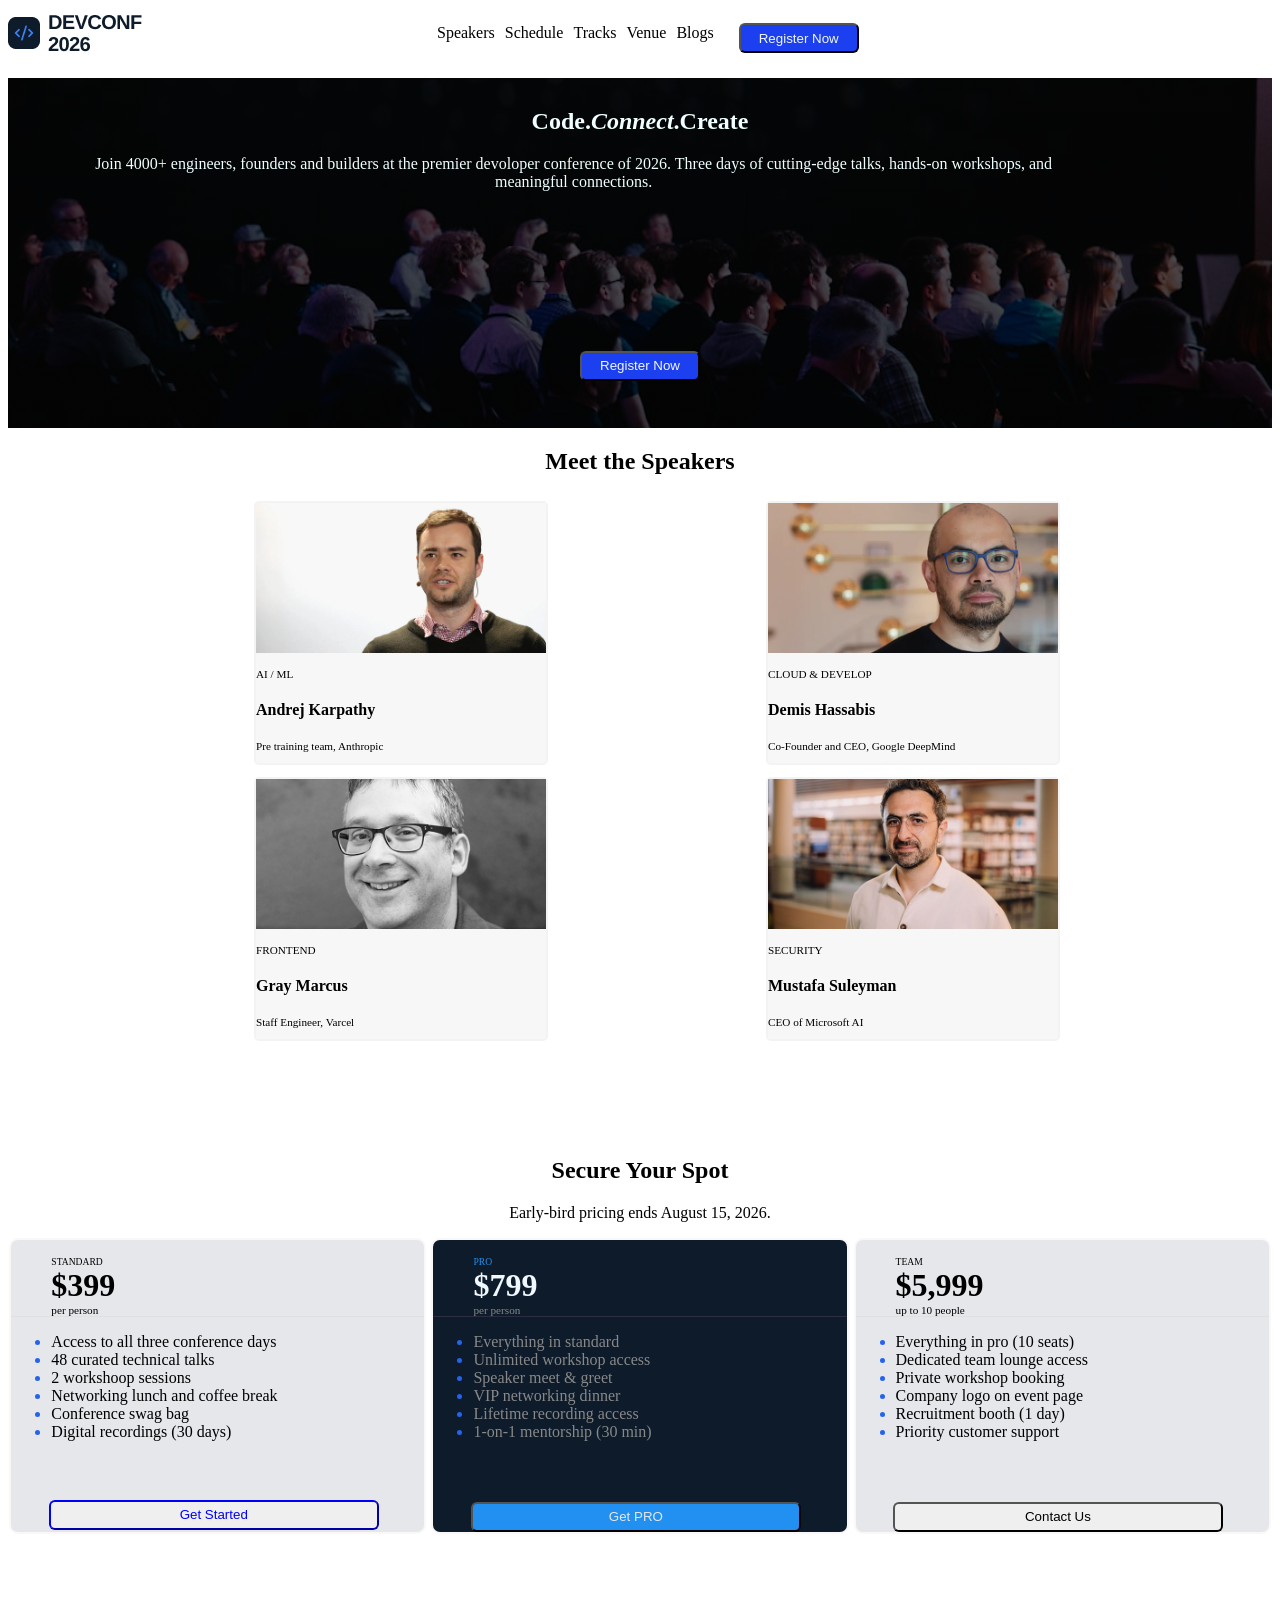
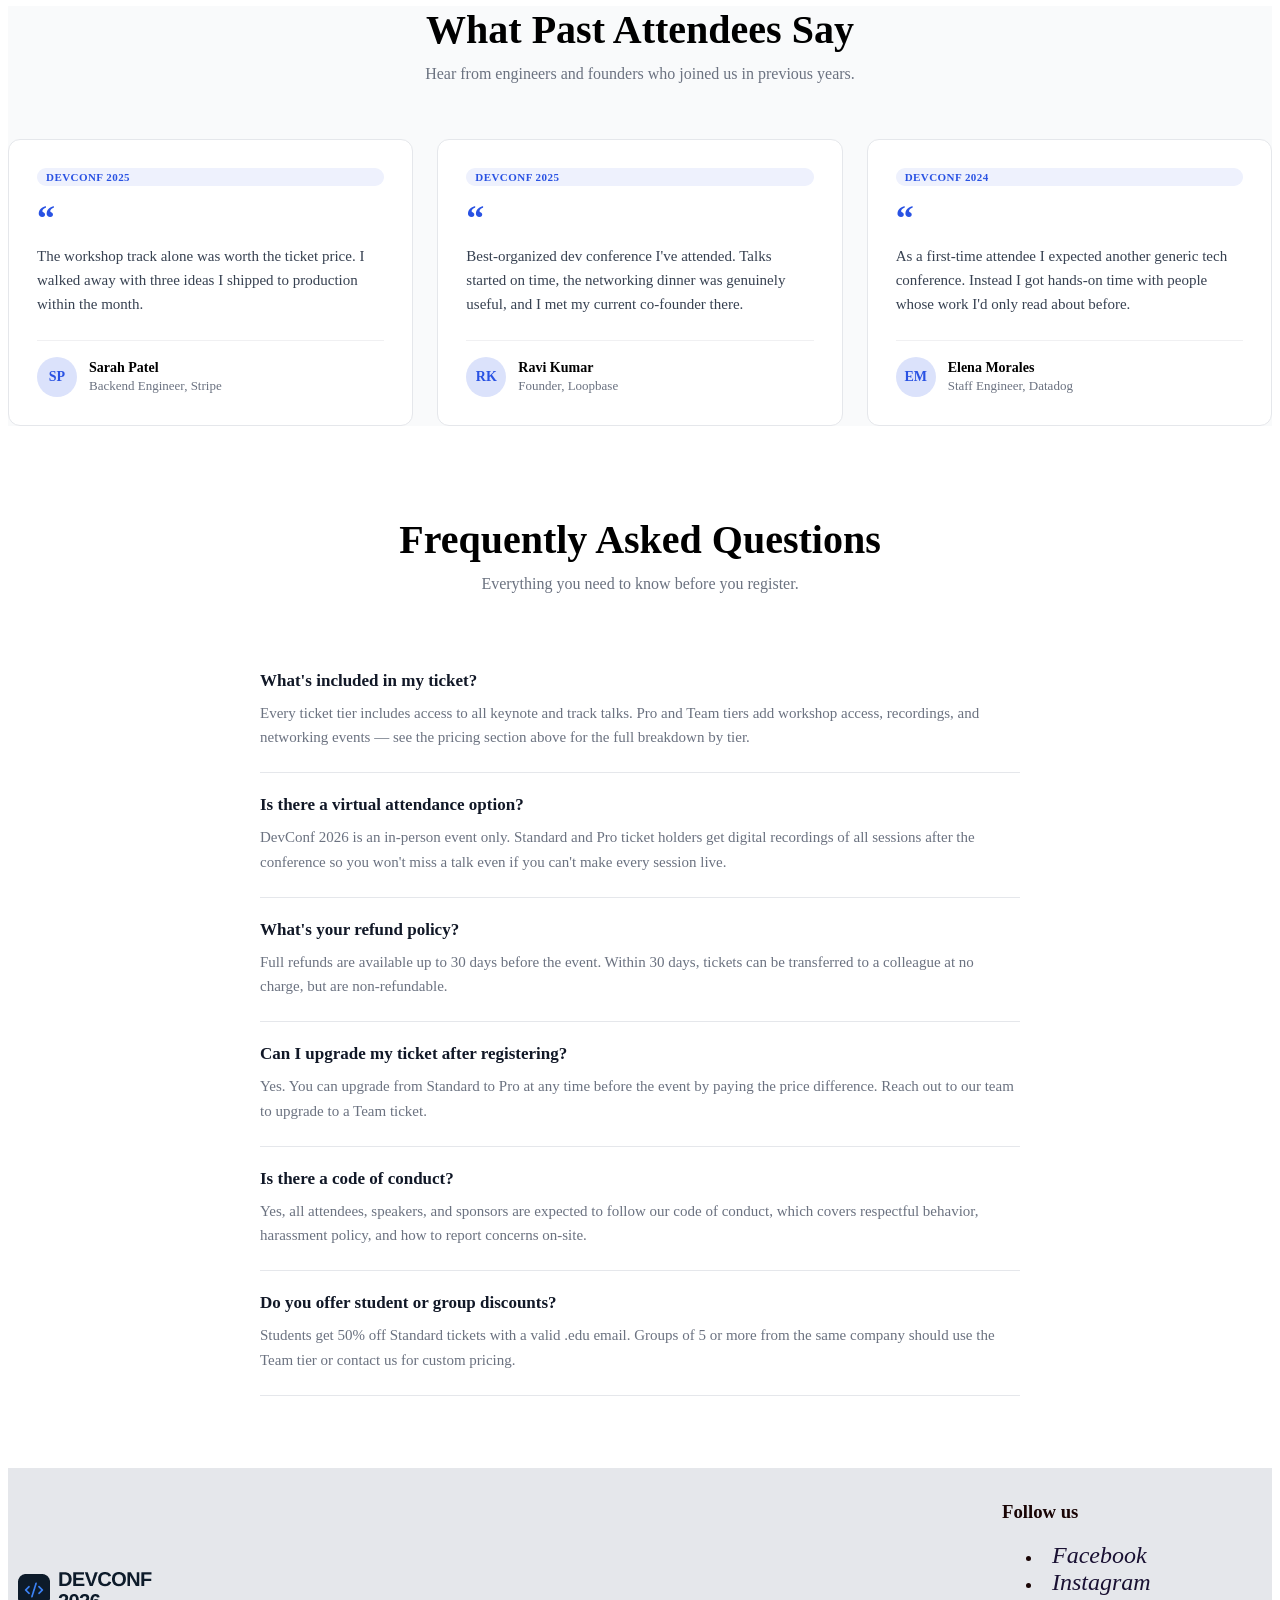
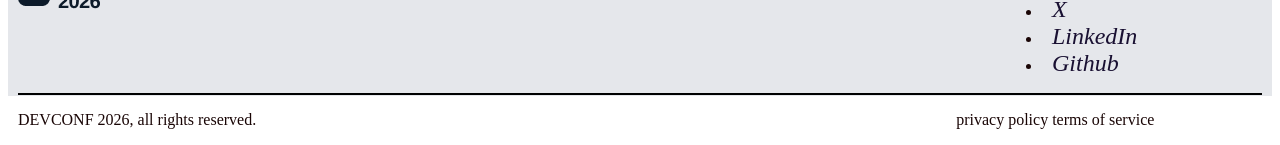
<file: index.html>
<!DOCTYPE html>
<html lang="en">

<head>
    <meta charset="UTF-8">
    <meta name="viewport" content="width=device-width, initial-scale=1.0">
    <title>Assignment 1</title>
    <link rel="stylesheet" href="styles/button.css">
    <link rel="stylesheet" href="styles/head.css">
    <link rel="stylesheet" href="styles/nav_bar.css">
    <link rel="stylesheet" href="styles/banner.css">
    <link rel="stylesheet" href="styles/speakers.css">
    <link rel="stylesheet" href="styles/pricing.css">
    <link rel="stylesheet" href="styles/footer.css">
    <style>
        .section-title {
            text-align: center;
            font-size: 40px;
            font-weight: 800;
            margin: 0 0 12px;
        }

        .section-sub {
            text-align: center;
            color: #6b7280;
            font-size: 16px;
            margin: 0 0 56px;
        }

        /* ---------- Testimonials ---------- */

        .testimonials-section {
            background: #f9fafb;
        }

        .testimonial-grid {
            display: grid;
            grid-template-columns: repeat(3, 1fr);
            gap: 24px;
        }

        .testimonial-card {
            background: #ffffff;
            border: 1px solid #e5e7eb;
            border-radius: 12px;
            padding: 28px;
            display: flex;
            flex-direction: column;
        }

        .quote-mark {
            font-size: 36px;
            line-height: 1;
            color: #2952e3;
            font-weight: 800;
            margin-bottom: 8px;
        }

        .testimonial-text {
            font-size: 15px;
            line-height: 1.6;
            color: #374151;
            margin: 0 0 24px;
            flex-grow: 1;
        }

        .testimonial-author {
            display: flex;
            align-items: center;
            gap: 12px;
            border-top: 1px solid #f0f0f2;
            padding-top: 16px;
        }

        .avatar {
            width: 40px;
            height: 40px;
            border-radius: 50%;
            background: #dbe2fb;
            color: #2952e3;
            font-weight: 700;
            font-size: 14px;
            display: flex;
            align-items: center;
            justify-content: center;
            flex-shrink: 0;
        }

        .author-name {
            font-weight: 700;
            font-size: 14px;
            margin: 0;
        }

        .author-role {
            font-size: 13px;
            color: #6b7280;
            margin: 2px 0 0;
        }

        .year-tag {
            display: inline-block;
            font-size: 11px;
            font-weight: 700;
            letter-spacing: 0.04em;
            color: #2952e3;
            background: #eef1fd;
            padding: 3px 9px;
            border-radius: 20px;
            margin-bottom: 14px;
        }

        /* ---------- FAQ ---------- */

        .faq-list {
            max-width: 760px;
            margin: 0 auto;
        }

        .faq-item {
            border-bottom: 1px solid #e5e7eb;
            padding: 22px 0;
        }

        .faq-question {
            margin: 0 0 10px;
            font-size: 17px;
            font-weight: 700;
            color: #111827;
        }

        .faq-answer {
            margin: 0;
            font-size: 15px;
            line-height: 1.65;
            color: #6b7280;
        }

        @media (max-width: 800px) {
            .testimonial-grid {
                grid-template-columns: 1fr;
            }

            .section-title {
                font-size: 30px;
            }
        }








        .container {
            display: flex;
        }

        .hbanner {
            color: azure;
            text-align: center;
            padding-top: 30px;
        }

        .hbannerp {
            color: azure;
            text-align: center;
            padding-left: 60px;
            width: 80%;
        }





        .logo {
            display: flex;
            justify-content: space-around;
            justify-content: left;
        }

        .nav {
            display: flex;
            justify-content: space-around;

            justify-content: center;
        }

        .button1 {
            margin-left: 20px;
            display: flex;

            justify-content: end;
        }

        .button2 {
            display: flex;
            justify-content: center;
            align-items: baseline;
        }

        .order_btn {
            color: aqua;
        }

        a {
            text-decoration: none;
            color: inherit;

        }
    </style>
</head>

<body>
    <header>

        <nav class="container">
            <div class="logo">
                <img src="resources/logo.png" alt="">
            </div>
            <ul class="nav">
                <li><a href="">Speakers</a></li>
                <li><a href="">Schedule</a></li>
                <li><a href="">Tracks</a></li>
                <li><a href="">Venue</a></li>
                <li><a href="">Blogs</a></li>
            </ul>
            <div class="button1">
                <button class="register_btn">Register Now</button>
            </div>
        </nav>
    </header>



    <main>
        <section class="hero">
            <h1 class="hbanner">
                Code.<em>Connect</em>.Create
            </h1>
            <p class="hbannerp">
                Join 4000+ engineers, founders and builders at the premier devoloper
                conference of 2026. Three days of cutting-edge talks, hands-on workshops, and meaningful connections.

            </p>
            <div class="button2">
                <button class="register_btn">Register Now</button>
            </div>

        </section>
        <section>
            <h1 style="text-align: center;">Meet the Speakers</h1>
        </section>
        <section class="speakers">
            <div class="space">
                <img class="sp" src="resources/andrej.png" alt="a picture of andrej karpathy">
                <p class="intro">
                    AI / ML
                </p>
                <p class="name">
                <h4><a href="https://en.wikipedia.org/wiki/Andrej_Karpathy">Andrej Karpathy</a></h4>
                </p>
                <p class="intro">
                    Pre training team, Anthropic
                </p>



            </div>
            <div class="space">
                <img class="sp" src="resources/demis.png" alt="a picture of demis hassabis">
                <p class="intro">
                    CLOUD & DEVELOP
                </p>
                <p class="name">
                <h4><a href="https://en.wikipedia.org/wiki/Demis_Hassabis">Demis Hassabis</a></h4>
                </p>
                <p class="intro">
                    Co-Founder and CEO, Google DeepMind
                </p>
            </div>
            <div class="space">
                <img class="sp" src="resources/gary.png" alt="a picture of grey marcues">
                <p class="intro">
                    FRONTEND
                </p>
                <p class="name">
                <h4><a href="https://en.wikipedia.org/wiki/Gary_Marcus">Gray Marcus</a></h4>
                </p>
                <p class="intro">
                    Staff Engineer, Varcel
                </p>
            </div>

            <div class="space">
                <img class="sp" src="resources/mustafa.png" alt="a picture of mustafa suleyman">
                <p class="intro">
                    SECURITY
                </p>
                <p class="name">
                <h4><a href="https://en.wikipedia.org/wiki/Mustafa_Suleyman">Mustafa Suleyman</a></h4>
                </p>
                <p class="intro">
                    CEO of Microsoft AI
                </p>
            </div>


        </section><br><br><br><br><br>
        <section>
            <h1 style="text-align: center;">Secure Your Spot</h1>
            <p style="text-align: center;">Early-bird pricing ends August 15, 2026.</p>
        </section>

        <section class="pricing">
            <div class="content">
                <ul class="first">
                    <li style="font-size: .6rem; ">STANDARD</li>
                    <li class="price">$399</li>
                    <li style="font-size: .7rem; ">per person</li>
                </ul>
                <ul class="second">
                    <li>Access to all three conference days</li>
                    <li>48 curated technical talks</li>
                    <li>2 workshoop sessions</li>
                    <li>Networking lunch and coffee break</li>
                    <li>Conference swag bag</li>
                    <li>Digital recordings (30 days)</li>
                </ul>
                <button class="order1">Get Started</button>
            </div>
            <div class="pro">
                <ul style="border-bottom: 1px solid rgb(44, 44, 66);" class="first">
                    <li style="font-size: .6rem; color: rgb(34, 144, 240);">PRO</li>
                    <li class="price" style="color: aliceblue;">$799</li>
                    <li style="font-size: .7rem; ">per person</li>
                </ul>
                <ul class="second">
                    <li>Everything in standard</li>
                    <li>Unlimited workshop access</li>
                    <li>Speaker meet & greet</li>
                    <li>VIP networking dinner</li>
                    <li>Lifetime recording access</li>
                    <li>1-on-1 mentorship (30 min)</li>
                </ul>
                <button class="order2">Get PRO</button>

            </div>
            <div class="content">
                <ul class="first">
                    <li style="font-size: .6rem; ">TEAM</li>
                    <li class="price">$5,999</li>
                    <li style="font-size: .7rem; ">up to 10 people</li>
                </ul>
                <ul class="second">
                    <li>Everything in pro (10 seats)</li>
                    <li>Dedicated team lounge access</li>
                    <li>Private workshop booking</li>
                    <li>Company logo on event page</li>
                    <li>Recruitment booth (1 day)</li>
                    <li>Priority customer support</li>
                </ul>
                <button class="order3">Contact Us</button>
            </div>
        </section><br><br><br><br>




        <!-- ================= TESTIMONIALS ================= -->
        <section class="testimonials-section">
            <h2 class="section-title">What Past Attendees Say</h2>
            <p class="section-sub">Hear from engineers and founders who joined us in previous years.</p>

            <div class="testimonial-grid">

                <div class="testimonial-card">
                    <span class="year-tag">DEVCONF 2025</span>
                    <div class="quote-mark">&ldquo;</div>
                    <p class="testimonial-text">
                        The workshop track alone was worth the ticket price. I walked away with three
                        ideas I shipped to production within the month.
                    </p>
                    <div class="testimonial-author">
                        <div class="avatar">SP</div>
                        <div>
                            <p class="author-name">Sarah Patel</p>
                            <p class="author-role">Backend Engineer, Stripe</p>
                        </div>
                    </div>
                </div>

                <div class="testimonial-card">
                    <span class="year-tag">DEVCONF 2025</span>
                    <div class="quote-mark">&ldquo;</div>
                    <p class="testimonial-text">
                        Best-organized dev conference I've attended. Talks started on time, the
                        networking dinner was genuinely useful, and I met my current co-founder there.
                    </p>
                    <div class="testimonial-author">
                        <div class="avatar">RK</div>
                        <div>
                            <p class="author-name">Ravi Kumar</p>
                            <p class="author-role">Founder, Loopbase</p>
                        </div>
                    </div>
                </div>

                <div class="testimonial-card">
                    <span class="year-tag">DEVCONF 2024</span>
                    <div class="quote-mark">&ldquo;</div>
                    <p class="testimonial-text">
                        As a first-time attendee I expected another generic tech conference. Instead I
                        got hands-on time with people whose work I'd only read about before.
                    </p>
                    <div class="testimonial-author">
                        <div class="avatar">EM</div>
                        <div>
                            <p class="author-name">Elena Morales</p>
                            <p class="author-role">Staff Engineer, Datadog</p>
                        </div>
                    </div>
                </div>

            </div>
        </section><br><br><br><br><br>

        <!-- ================= FAQ ================= -->
        <section class="faq-section">
            <h2 class="section-title">Frequently Asked Questions</h2>
            <p class="section-sub">Everything you need to know before you register.</p>

            <div class="faq-list">

                <div class="faq-item">
                    <p class="faq-question">What's included in my ticket?</p>
                    <p class="faq-answer">
                        Every ticket tier includes access to all keynote and track talks. Pro and Team
                        tiers add workshop access, recordings, and networking events — see the pricing
                        section above for the full breakdown by tier.
                    </p>
                </div>

                <div class="faq-item">
                    <p class="faq-question">Is there a virtual attendance option?</p>
                    <p class="faq-answer">
                        DevConf 2026 is an in-person event only. Standard and Pro ticket holders get
                        digital recordings of all sessions after the conference so you won't miss a talk
                        even if you can't make every session live.
                    </p>
                </div>

                <div class="faq-item">
                    <p class="faq-question">What's your refund policy?</p>
                    <p class="faq-answer">
                        Full refunds are available up to 30 days before the event. Within 30 days, tickets
                        can be transferred to a colleague at no charge, but are non-refundable.
                    </p>
                </div>

                <div class="faq-item">
                    <p class="faq-question">Can I upgrade my ticket after registering?</p>
                    <p class="faq-answer">
                        Yes. You can upgrade from Standard to Pro at any time before the event by paying
                        the price difference. Reach out to our team to upgrade to a Team ticket.
                    </p>
                </div>

                <div class="faq-item">
                    <p class="faq-question">Is there a code of conduct?</p>
                    <p class="faq-answer">
                        Yes, all attendees, speakers, and sponsors are expected to follow our code of
                        conduct, which covers respectful behavior, harassment policy, and how to report
                        concerns on-site.
                    </p>
                </div>

                <div class="faq-item">
                    <p class="faq-question">Do you offer student or group discounts?</p>
                    <p class="faq-answer">
                        Students get 50% off Standard tickets with a valid .edu email. Groups of 5 or
                        more from the same company should use the Team tier or contact us for custom
                        pricing.
                    </p>
                </div>

            </div>
        </section>




    </main><br><br><br><br>

    <footer>
        <div class="final">
            <div class="footer-logo">
                <img src="resources/logo.png" alt="">
            </div>

            <div class="social-links">
                <h3>Follow us</h3>
                <ul class="links">
                    <li><a href="https://facebook.com" target="_blank">
                            <i>Facebook</i>
                        </a></li>
                    <li><a href="https://instagram.com" target="_blank">
                            <i>Instagram </i>
                        </a></li>
                    <li><a href="https://twitter.com" target="_blank">
                            <i>X </i>
                        </a>
                    </li>
                    <li><a href="https://linkedin.com" target="_blank">
                            <i>LinkedIn </i>
                        </a></li>
                    <li><a href="https://github.com" target="_blank">
                            <i>Github</i>
                        </a></li>
                </ul>








            </div>

        </div>
        <div class="rights">
            <p>
                DEVCONF 2026, all rights reserved.
            </p>
            <p>privacy policy terms of service</p>
        </div>
    </footer>



</body>

</html>
</file>
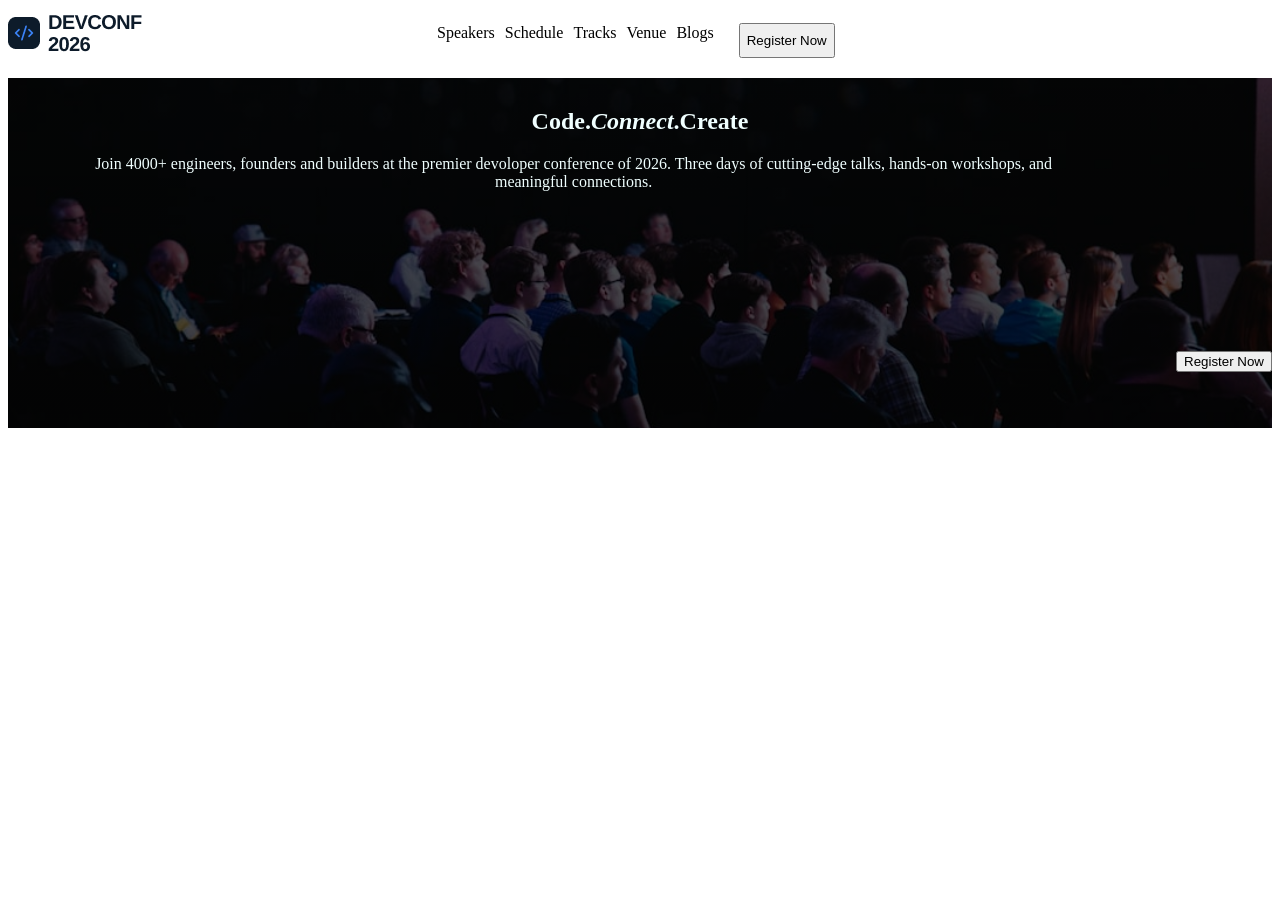
<file: header.html>
<!DOCTYPE html>
<html lang="en">

<head>
    <meta charset="UTF-8">
    <meta name="viewport" content="width=device-width, initial-scale=1.0">
    <title>Heade</title>
    <link rel="stylesheet" href="styles/button.css">
    <link rel="stylesheet" href="styles/head.css">
    <link rel="stylesheet" href="styles/nav_bar.css">
    <link rel="stylesheet" href="styles/banner.css">
    <style>
        .container {
            display: flex;
        }
        h1{
            color: azure;
            text-align: center;
            padding-top: 30px;
        }
        p{
            color: azure;
            text-align: center;
            padding-left: 60px;
            width: 80%;
        }
        

            
        

        .logo {
            display: flex;
            justify-content: space-around;
            justify-content: left;
        }

        .nav {
            display: flex;
            justify-content: space-around;

            justify-content: center;
        }
        .button1{
            margin-left: 20px;
            display: flex;
            
            justify-content: end;
        }
        .button2{
            display: flex;
            justify-content: end;
        }
        

        
    </style>
</head>

<body>
    <header>

        <nav class="container">
            <div class="logo">
                <img src="resources/logo.png" alt="">
            </div>
            <ul class="nav">
                <li>Speakers</li>
                <li>Schedule</li>
                <li>Tracks</li>
                <li>Venue</li>
                <li>Blogs</li>
            </ul>
            <div class="button1">
                <button>Register Now</button>
            </div>
        </nav>
    </header>
    
    
    
    <main>
        <section class="hero">
            <h1>
                Code.<em>Connect</em>.Create
            </h1>
            <p>
                Join 4000+ engineers, founders and builders at the premier devoloper
                conference of 2026. Three days of cutting-edge talks, hands-on workshops, and meaningful connections.
                
            </p>
            <div class="button2">
                <button>Register Now</button>
            </div>

        </section>
    </main>
</body>

</html>
</file>
<file: styles/button.css>
.register_btn {
            justify-content: right;
            height: 30px;
            width: 120px;
            color: aliceblue;
            background-color: rgb(28, 63, 239);
            justify-content: right;
            cursor: pointer;
            border-radius: 6px;

        }
        .button1{
            margin-left: 330px;
            margin-top: 15px
        }

        .button2{
            margin-top: 160px;
        }

button:hover{
            background-color: rgb(21, 48, 127);
        }

.order_btn {
    justify-content: center;
    width: 280px;
    color: blue;
}
</file>
<file: styles/head.css>
.head{
    height: 100px;
    width: 50px;
}
.logo{
    align-items: center;
}
</file>
<file: styles/nav_bar.css>
nav ul li a{
            text-decoration: none;
        }
        

        nav ul li{
            cursor: pointer;
            margin-right: 5px;
            margin-left: 5px;
        }
        nav ul{
            display: flex;
            list-style: none;
            margin-left: 250px;
        }
        nav ul li:hover{
            color: rgb(220, 139, 18);
        }
</file>
<file: styles/banner.css>
.hero{
    
    background-image: linear-gradient(rgba(0, 0, 0, 0.65),rgba(0, 0, 0, 0.75)), url("banner.jpg");
    background-size: cover;
    background-position: center;
    height: 350px;
}
</file>
<file: styles/speakers.css>
.speakers{
    margin: 0px;
    padding: 0px;
    margin-left: 240px;
    
    display: grid;
    grid-template-columns: 50% 50%;
}
    
    
.sp{
    height: 150px;
    width: 290px;
}
.space{
    
    border-radius: 5px;
    border: 2px solid rgb(245, 242, 242);
    margin: 6px;
    width: fit-content;
    height: 260px;
    
    
    background-color: rgb(248, 247, 247);
}
.intro{
    font-size: .7rem;

}
</file>
<file: styles/pricing.css>
.pricing{
    
    display: grid;
    grid-template-columns: 33% 33% 33%;
    gap: 5px;
    justify-content: center;
}

.price{
    font-size: 2rem;
    font-weight: 700;
}

.pro{
    color: #888888;
    background-color: #0d1b2a;
     border: 2px solid rgb(249, 247, 247);
    border-radius: 9px;
}
    

.first{
    list-style: none;
    
    
    border-bottom: 1px solid #e0e0e0;
    
    
}
.content{
    
    border: 2px solid rgb(249, 247, 247);
    border-radius: 9px;
    
    
    background-color: #e5e7eb;
}

.order1{
    margin-left: 9%;
    margin-top: 43px;
    color: rgb(0, 0, 255);
    border-color: rgb(0, 0, 255);
    height: 30px;
    width: 80%;
    justify-content: center;
    align-items: center;
    align-content: center;
    border-radius: 6px;
    cursor: pointer;
}
.order2{
    margin-left: 9%;
    margin-top: 45px;
    color: #e5e7eb;
    background-color: rgb(34, 144, 240);
    height: 30px;
    width: 80%;
    justify-content: center;
    align-items: center;
    align-content: center;
    border-radius: 6px;
    cursor: pointer;
}
.order3{
    margin-left: 9%;
    margin-top: 45px;
    height: 30px;
    width: 80%;
    justify-content: center;
    align-items: center;
    align-content: center;
    border-radius: 6px;
    cursor: pointer;
}

.second li::marker{
    color: #2563eb;
}
</file>
<file: styles/footer.css>
footer {
    background: #e5e7eb;
    color: rgb(25, 5, 5);
    /* text-align: center; */
    padding: 10px;
    height: 208px;
}
.final{
    display: flex;
    flex: 50% 50%;
    padding-bottom: 0px;
    border-bottom: 2px solid black;

}

.footer-logo{
    justify-content: start;
    align-items: flex-start;
    margin-top: 90px;
    
    align-items: left;
   
}

.social-links {

    justify-content: end;
    margin-top: 5px;
    margin-left: 850px;
    
}

.social-links a {
    color: rgb(25, 16, 50);
    font-size: 24px;
    margin: 0 10px;
    text-decoration: none;
    transition: color 0.3s ease;
}

.social-links a:hover {
    color: #00bfff;
}
.rights{
    display: flex;
    gap: 700px;
}
</file>
